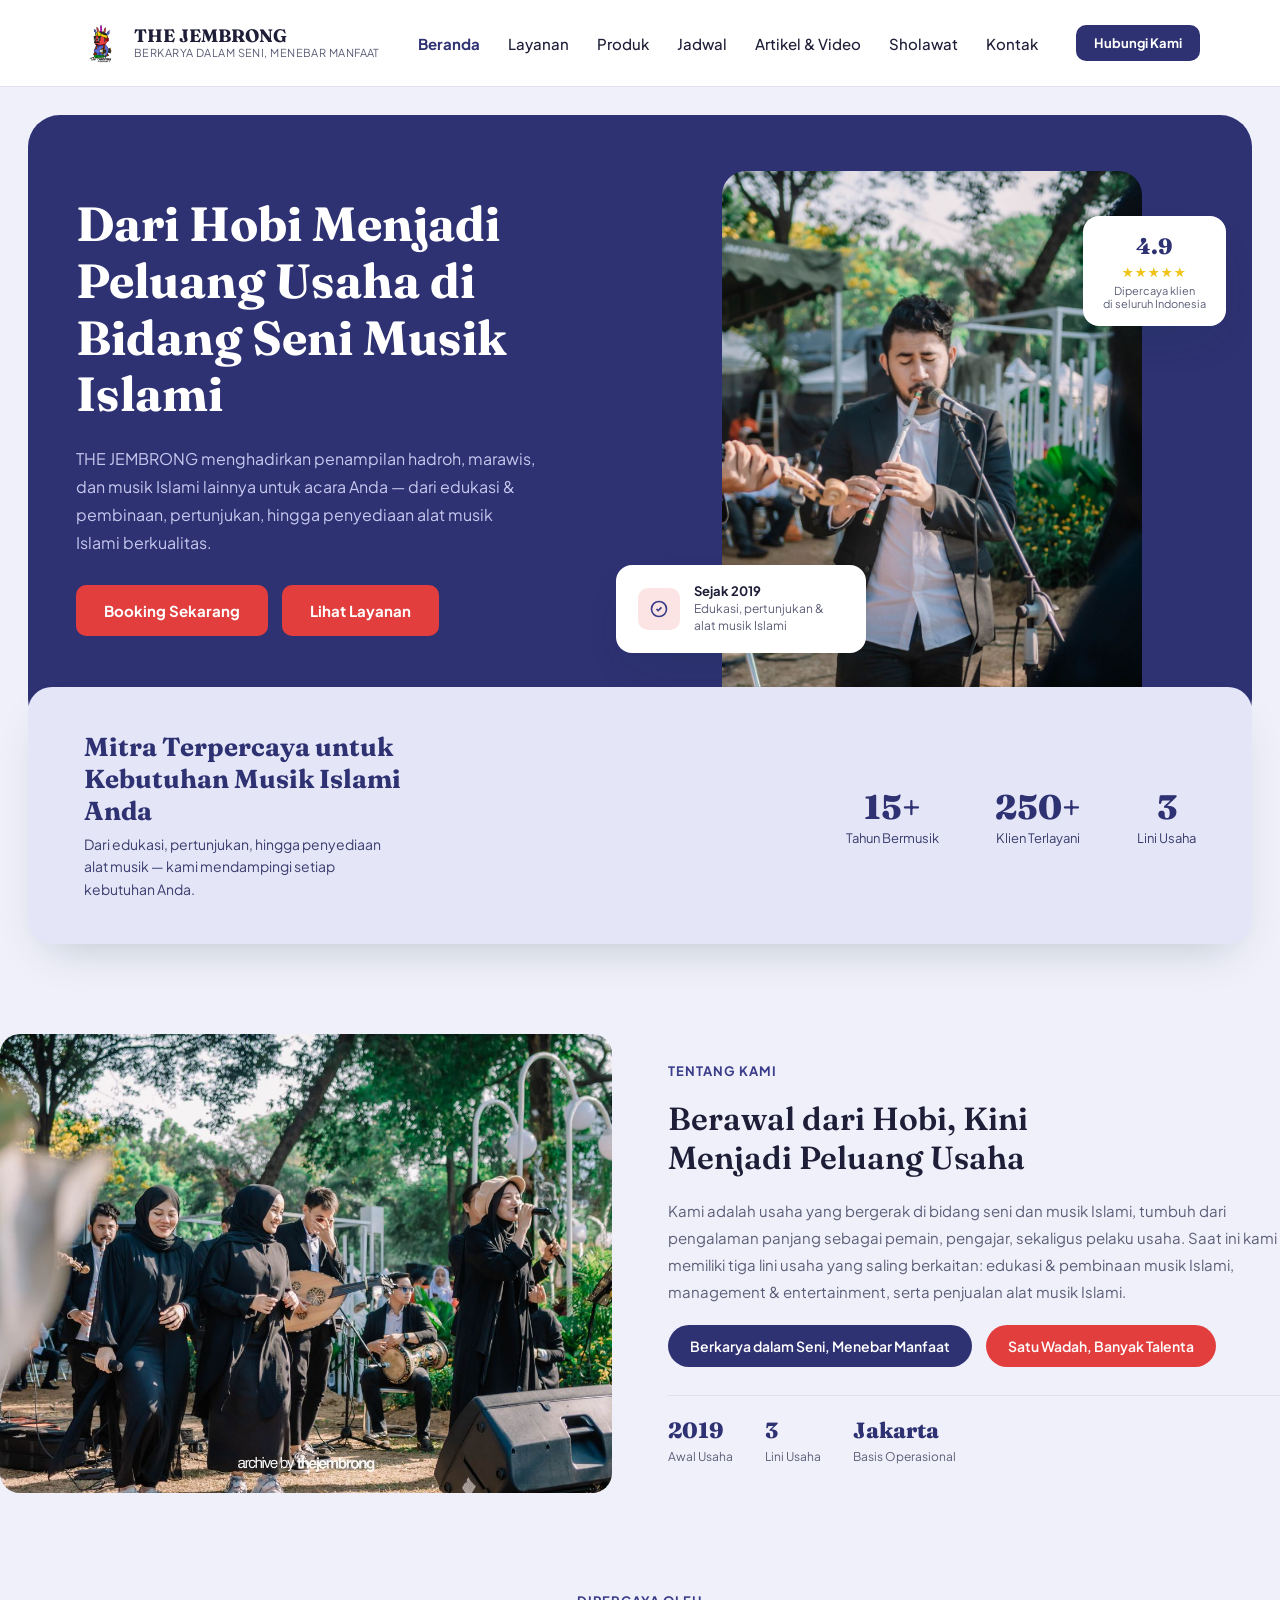
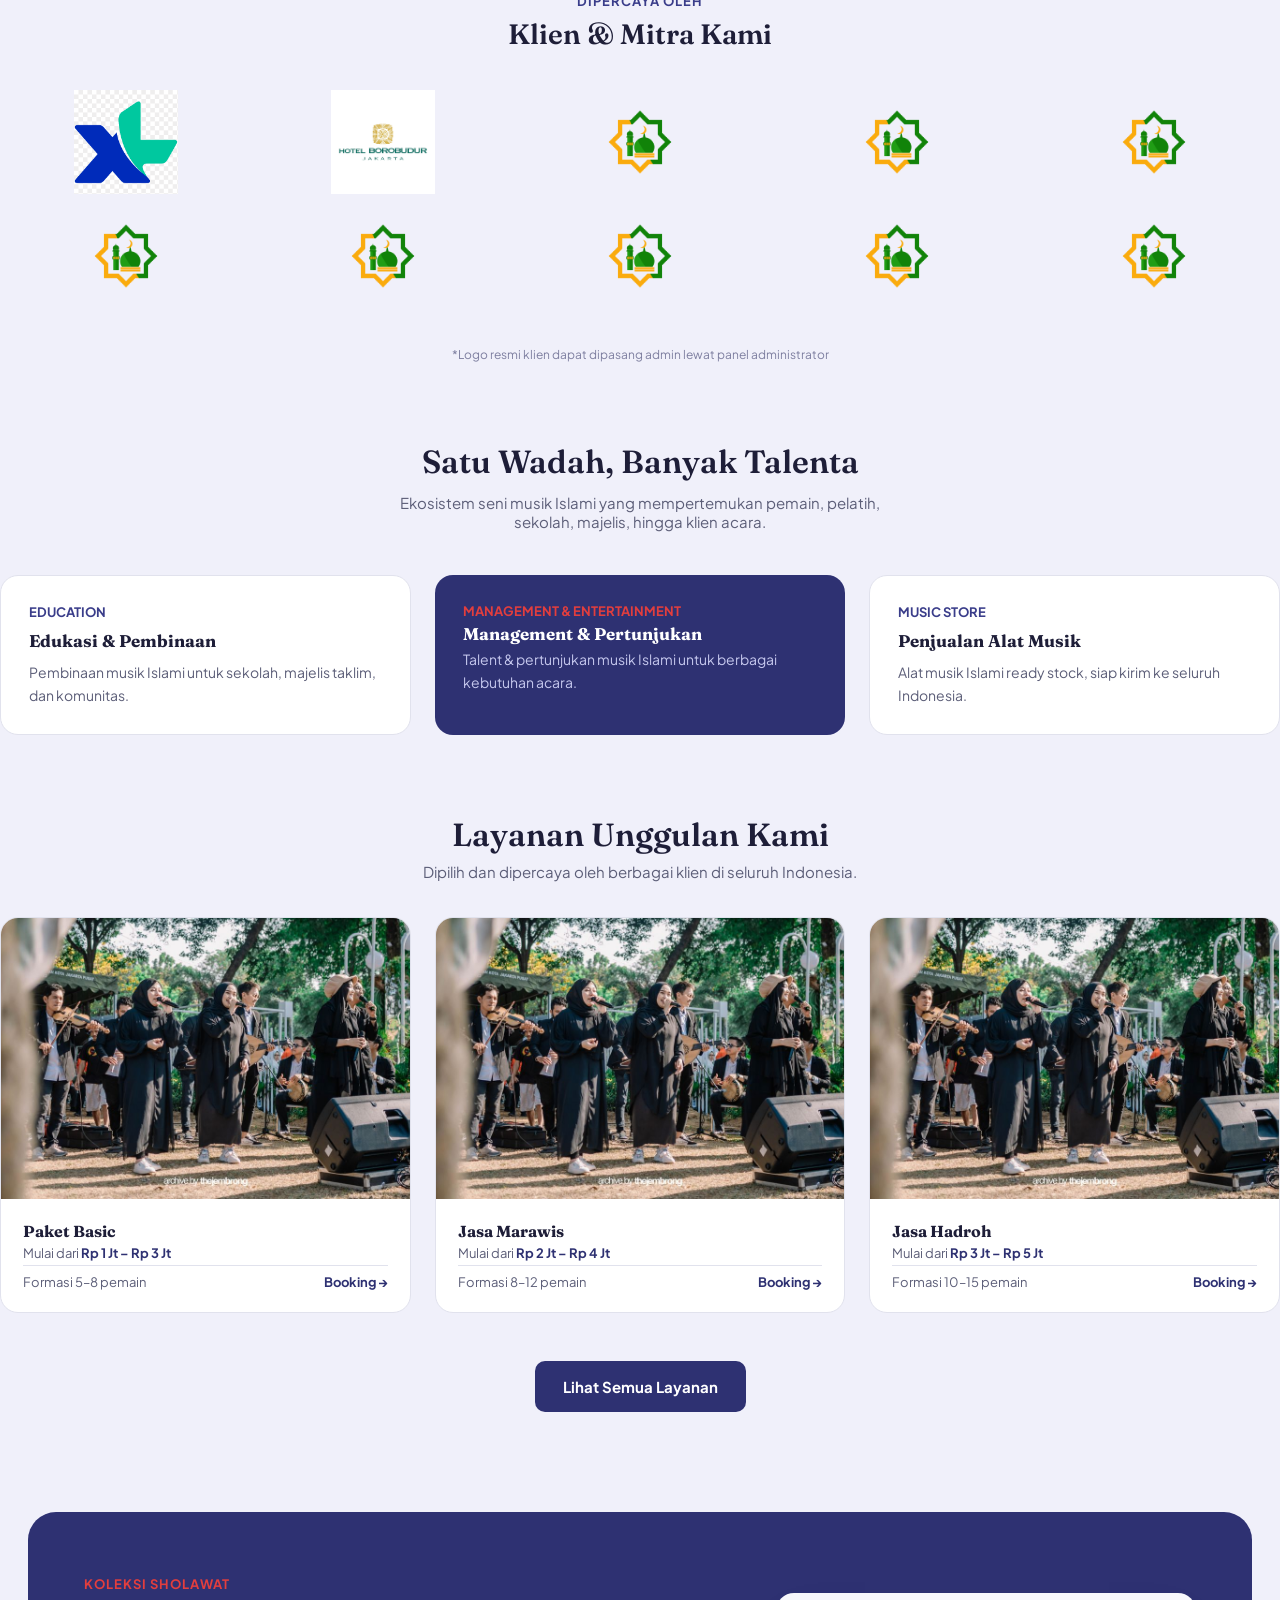
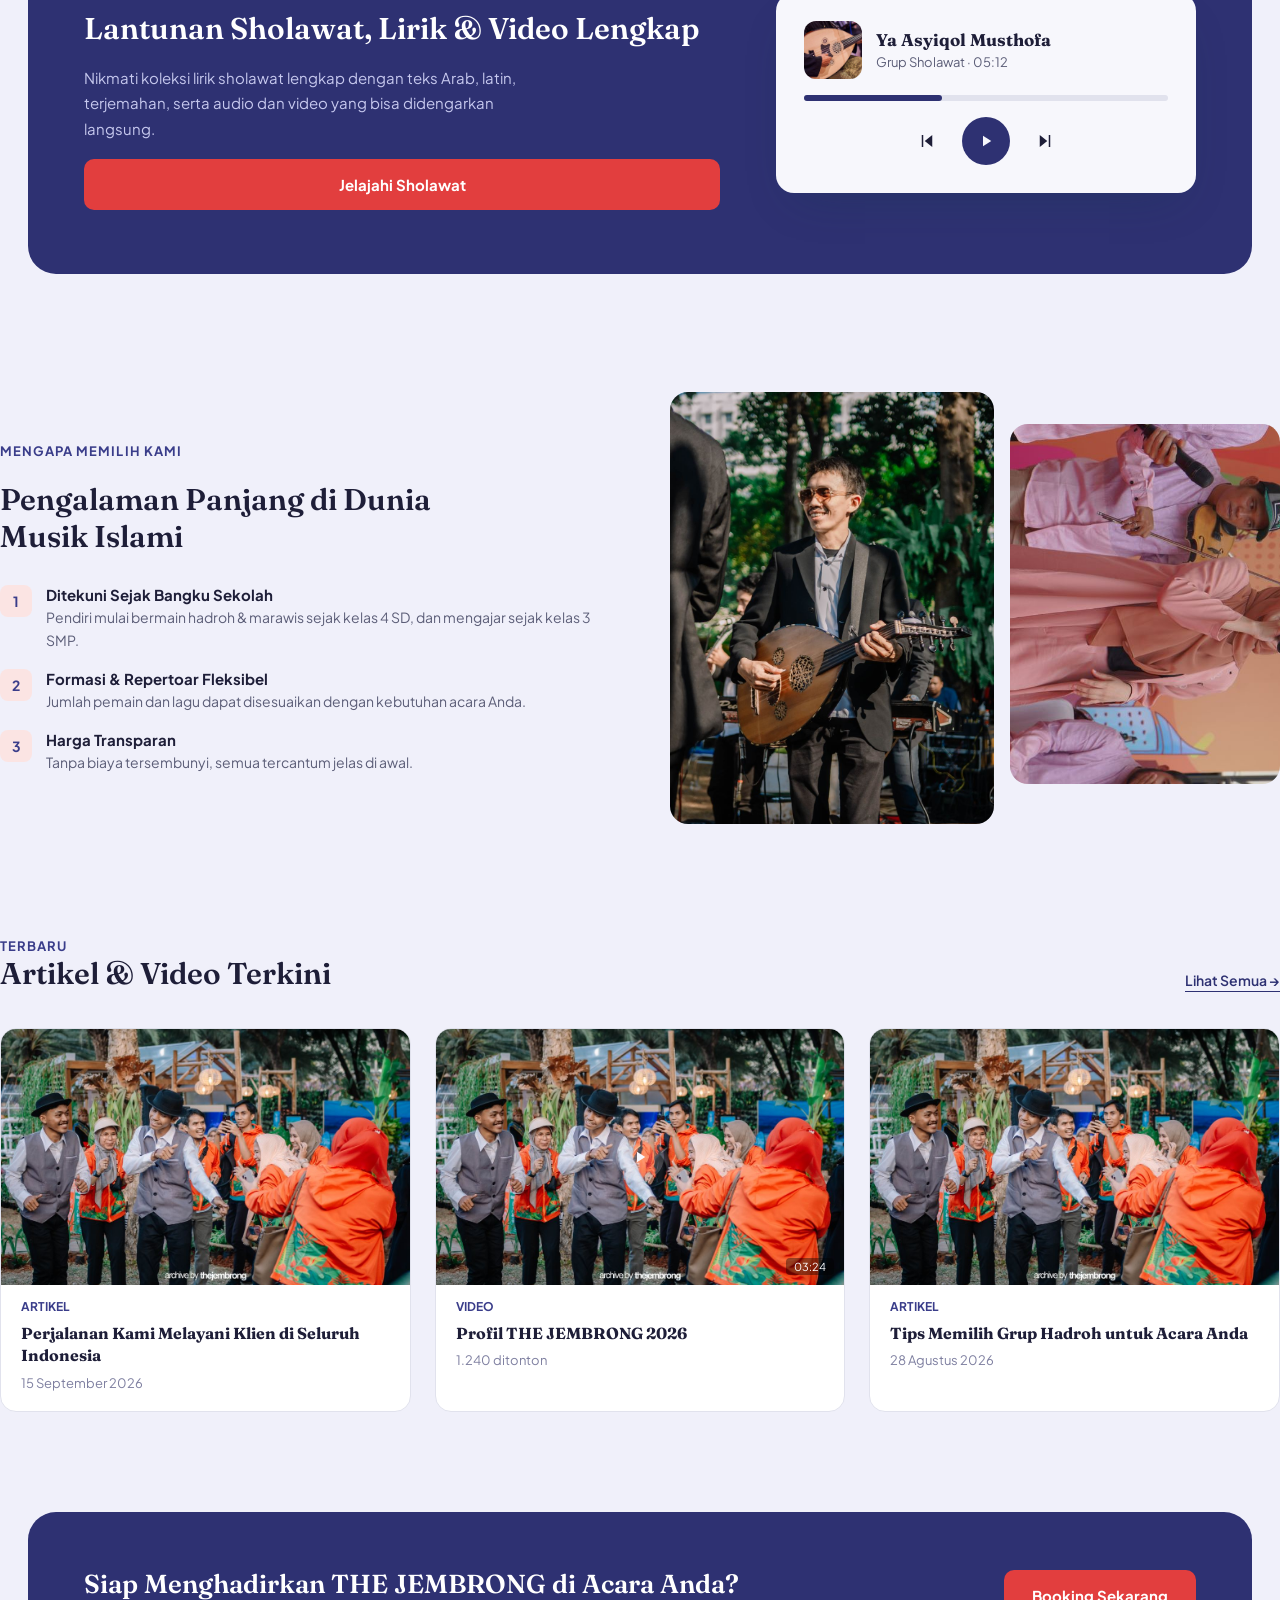
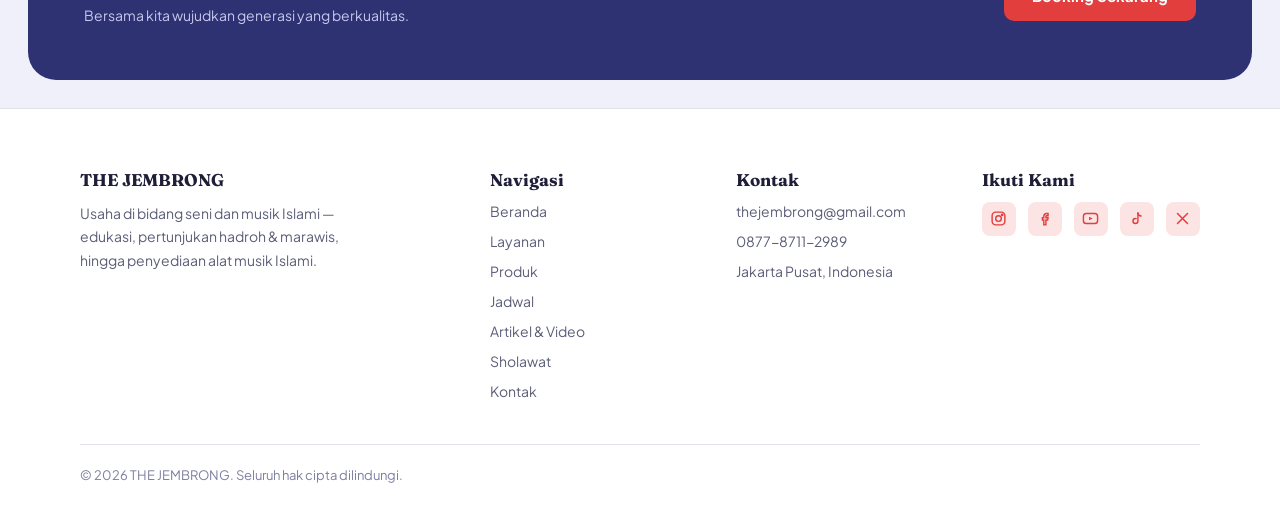
<file: bronx/index.html>
<!doctype html>
<html lang="id">
<head>
<meta charset="utf-8">
<meta name="viewport" content="width=device-width, initial-scale=1">
<title>THE JEMBRONG — Berkarya dalam Seni, Menebar Manfaat</title>
<link rel="stylesheet" href="https://fonts.googleapis.com/css2?family=Fraunces:opsz,wght@9..144,400;9..144,600;9..144,700;9..144,800&family=Plus+Jakarta+Sans:wght@400;500;600;700;800&display=swap">
<link rel="stylesheet" href="css/style.css">
<link rel="stylesheet" href="css/home.css">
</head>
<body style="display: flex; flex-direction: column; min-height: 100vh;">

<!-- ============ NAVBAR ============ -->
<header class="navbar">
  <div class="navbar-inner">
    <a href="index.html" class="navbar-brand">
      <span class="navbar-logo"><img src="assets/images/logo.jpg" alt="THE JEMBRONG"></span>
      <span class="navbar-name">
        <strong>THE JEMBRONG</strong>
        <span>BERKARYA DALAM SENI, MENEBAR MANFAAT</span>
      </span>
    </a>
    <nav class="navbar-links">
      <a href="index.html" class="active">Beranda</a>
      <a href="layanan.html">Layanan</a>
      <a href="produk.html">Produk</a>
      <a href="jadwal.html">Jadwal</a>
      <a href="artikel.html">Artikel &amp; Video</a>
      <a href="sholawat.html">Sholawat</a>
      <a href="kontak.html">Kontak</a>
    </nav>
    <div class="navbar-cta">
      <a href="kontak.html" class="btn btn-primary btn-sm">Hubungi Kami</a>
      <button class="navbar-toggle" aria-label="Buka menu" aria-expanded="false">
        <svg width="18" height="18" viewBox="0 0 24 24" fill="none" stroke="#1E1E38" stroke-width="2" stroke-linecap="round"><path d="M4 7h16M4 12h16M4 17h16"/></svg>
      </button>
    </div>
  </div>
  <nav class="navbar-mobile-menu">
    <a href="index.html" class="active">Beranda</a>
    <a href="layanan.html">Layanan</a>
    <a href="produk.html">Produk</a>
    <a href="jadwal.html">Jadwal</a>
    <a href="artikel.html">Artikel &amp; Video</a>
    <a href="sholawat.html">Sholawat</a>
    <a href="kontak.html">Kontak</a>
  </nav>
</header>

<main>

  <!-- ============ HERO ============ -->
  <section class="hero-wrap">
    <div class="hero">
      <div class="hero-inner">
        <div class="hero-text">
          <h1>Dari Hobi Menjadi Peluang Usaha di Bidang Seni Musik Islami</h1>
          <p>THE JEMBRONG menghadirkan penampilan hadroh, marawis, dan musik Islami lainnya untuk acara Anda &mdash; dari edukasi &amp; pembinaan, pertunjukan, hingga penyediaan alat musik Islami berkualitas.</p>
          <div class="hero-actions">
            <a href="form-booking.html" class="btn btn-accent">Booking Sekarang</a>
            <a href="layanan.html" class="btn btn-accent">Lihat Layanan</a>
          </div>
        </div>
        <div class="hero-media">
          <div class="hero-media-img"><img src="assets/images/hero.jpg" alt="Pemain musik THE JEMBRONG"></div>
          <div class="hero-badge rating card-shadow">
            <strong>4.9</strong>
            <span class="stars">&#9733;&#9733;&#9733;&#9733;&#9733;</span>
            <span class="caption">Dipercaya klien<br>di seluruh Indonesia</span>
          </div>
          <div class="hero-badge since card-shadow">
            <span class="icon">
              <svg width="20" height="20" viewBox="0 0 24 24" fill="none" stroke="#3A3D8A" stroke-width="2"><path d="M9 12l2 2 4-4"/><circle cx="12" cy="12" r="9"/></svg>
            </span>
            <span class="info">
              <strong>Sejak 2019</strong>
              <span>Edukasi, pertunjukan &amp; alat musik Islami</span>
            </span>
          </div>
        </div>
      </div>
    </div>
  </section>

  <!-- ============ STATS ============ -->
  <section class="stats-wrap">
    <div class="stats card-shadow">
      <div class="stats-copy">
        <h2>Mitra Terpercaya untuk Kebutuhan Musik Islami Anda</h2>
        <p>Dari edukasi, pertunjukan, hingga penyediaan alat musik &mdash; kami mendampingi setiap kebutuhan Anda.</p>
      </div>
      <div class="stats-numbers">
        <div class="stat-item"><strong>15+</strong><span>Tahun Bermusik</span></div>
        <div class="stat-item"><strong>250+</strong><span>Klien Terlayani</span></div>
        <div class="stat-item"><strong>3</strong><span>Lini Usaha</span></div>
      </div>
    </div>
  </section>

  <!-- ============ TENTANG KAMI ============ -->
  <section id="tentang-kami" class="container about">
    <div class="about-media"><img src="assets/images/tentang-kami.jpg" alt="Penampilan THE JEMBRONG"></div>
    <div class="about-copy">
      <span class="eyebrow">TENTANG KAMI</span>
      <h2>Berawal dari Hobi, Kini Menjadi Peluang Usaha</h2>
      <p>Kami adalah usaha yang bergerak di bidang seni dan musik Islami, tumbuh dari pengalaman panjang sebagai pemain, pengajar, sekaligus pelaku usaha. Saat ini kami memiliki tiga lini usaha yang saling berkaitan: edukasi &amp; pembinaan musik Islami, management &amp; entertainment, serta penjualan alat musik Islami.</p>
      <div class="about-tags">
        <span class="primary">Berkarya dalam Seni, Menebar Manfaat</span>
        <span class="accent">Satu Wadah, Banyak Talenta</span>
      </div>
      <div class="about-mini-stats">
        <div class="item"><strong>2019</strong><span>Awal Usaha</span></div>
        <div class="item"><strong>3</strong><span>Lini Usaha</span></div>
        <div class="item"><strong>Jakarta</strong><span>Basis Operasional</span></div>
      </div>
    </div>
  </section>

  <!-- ============ KLIEN & MITRA ============ -->
  <section class="container clients">
    <div class="clients-head">
      <span class="eyebrow">DIPERCAYA OLEH</span>
      <h2>Klien &amp; Mitra Kami</h2>
    </div>
    <div class="clients-grid">
      <div class="logo"><img src="assets/images/logo-xl.png" alt="XL Axiata"></div>
      <div class="logo"><img src="assets/images/logo-hotel-borobudur.png" alt="Hotel Borobudur Jakarta"></div>
      <div class="logo"><img src="assets/images/klien-icon.png" alt="Klien"></div>
      <div class="logo"><img src="assets/images/klien-icon.png" alt="Klien"></div>
      <div class="logo"><img src="assets/images/klien-icon.png" alt="Klien"></div>
      <div class="logo"><img src="assets/images/klien-icon.png" alt="Klien"></div>
      <div class="logo"><img src="assets/images/klien-icon.png" alt="Klien"></div>
      <div class="logo"><img src="assets/images/klien-icon.png" alt="Klien"></div>
      <div class="logo"><img src="assets/images/klien-icon.png" alt="Klien"></div>
      <div class="logo"><img src="assets/images/klien-icon.png" alt="Klien"></div>
    </div>
    <p class="clients-note">*Logo resmi klien dapat dipasang admin lewat panel administrator</p>
  </section>

  <!-- ============ 3 FITUR ============ -->
  <section class="container features">
    <div class="features-head">
      <h2>Satu Wadah, Banyak Talenta</h2>
      <p>Ekosistem seni musik Islami yang mempertemukan pemain, pelatih, sekolah, majelis, hingga klien acara.</p>
    </div>
    <div class="grid-3">
      <div class="feature-card light">
        <span class="label">EDUCATION</span>
        <h3>Edukasi &amp; Pembinaan</h3>
        <p>Pembinaan musik Islami untuk sekolah, majelis taklim, dan komunitas.</p>
      </div>
      <div class="feature-card dark">
        <span class="label">MANAGEMENT &amp; ENTERTAINMENT</span>
        <h3>Management &amp; Pertunjukan</h3>
        <p>Talent &amp; pertunjukan musik Islami untuk berbagai kebutuhan acara.</p>
      </div>
      <div class="feature-card light">
        <span class="label">MUSIC STORE</span>
        <h3>Penjualan Alat Musik</h3>
        <p>Alat musik Islami ready stock, siap kirim ke seluruh Indonesia.</p>
      </div>
    </div>
  </section>

  <!-- ============ LAYANAN UNGGULAN ============ -->
  <section class="container services">
    <div class="services-head">
      <h2>Layanan Unggulan Kami</h2>
      <p>Dipilih dan dipercaya oleh berbagai klien di seluruh Indonesia.</p>
    </div>
    <div class="grid-3">
      <a href="layanan.html" class="service-card">
        <img src="assets/images/layanan.jpg" alt="Layanan THE JEMBRONG">
        <div class="service-card-body">
          <h3>Paket Basic</h3>
          <span class="price">Mulai dari <strong>Rp 1 Jt &ndash; Rp 3 Jt</strong></span>
          <div class="service-card-foot">
            <span>Formasi 5&ndash;8 pemain</span>
            <span class="cta">Booking &rarr;</span>
          </div>
        </div>
      </a>
      <a href="layanan.html" class="service-card">
        <img src="assets/images/layanan.jpg" alt="Layanan THE JEMBRONG">
        <div class="service-card-body">
          <h3>Jasa Marawis</h3>
          <span class="price">Mulai dari <strong>Rp 2 Jt &ndash; Rp 4 Jt</strong></span>
          <div class="service-card-foot">
            <span>Formasi 8&ndash;12 pemain</span>
            <span class="cta">Booking &rarr;</span>
          </div>
        </div>
      </a>
      <a href="layanan.html" class="service-card">
        <img src="assets/images/layanan.jpg" alt="Layanan THE JEMBRONG">
        <div class="service-card-body">
          <h3>Jasa Hadroh</h3>
          <span class="price">Mulai dari <strong>Rp 3 Jt &ndash; Rp 5 Jt</strong></span>
          <div class="service-card-foot">
            <span>Formasi 10&ndash;15 pemain</span>
            <span class="cta">Booking &rarr;</span>
          </div>
        </div>
      </a>
    </div>
    <a href="layanan.html" class="btn btn-primary services-more">Lihat Semua Layanan</a>
  </section>

  <!-- ============ SHOLAWAT HIGHLIGHT ============ -->
  <section class="sholawat-wrap">
    <div class="sholawat">
      <div class="sholawat-copy">
        <span class="label">KOLEKSI SHOLAWAT</span>
        <h2>Lantunan Sholawat, Lirik &amp; Video Lengkap</h2>
        <p>Nikmati koleksi lirik sholawat lengkap dengan teks Arab, latin, terjemahan, serta audio dan video yang bisa didengarkan langsung.</p>
        <a href="sholawat.html" class="btn btn-accent">Jelajahi Sholawat</a>
      </div>
      <div class="sholawat-player card-shadow">
        <div class="track">
          <div class="cover"><img src="assets/images/sholawat.jpg" alt="Sholawat THE JEMBRONG"></div>
          <div class="meta">
            <strong>Ya Asyiqol Musthofa</strong>
            <span>Grup Sholawat &middot; 05:12</span>
          </div>
        </div>
        <div class="progress"><div class="progress-fill"></div></div>
        <div class="controls">
          <svg width="18" height="18" viewBox="0 0 24 24" fill="#1E1E38"><path d="M19 20L9 12l10-8v16zM7 4v16H5V4h2z"/></svg>
          <div class="play-btn"><svg width="18" height="18" viewBox="0 0 24 24" fill="#F7F7FC"><path d="M8 5v14l11-7z"/></svg></div>
          <svg width="18" height="18" viewBox="0 0 24 24" fill="#1E1E38"><path d="M5 4l10 8-10 8V4zm12 0v16h2V4h-2z"/></svg>
        </div>
      </div>
    </div>
  </section>

  <!-- ============ MENGAPA MEMILIH KAMI ============ -->
  <section class="container why">
    <div class="why-copy">
      <span class="eyebrow">MENGAPA MEMILIH KAMI</span>
      <h2>Pengalaman Panjang di Dunia Musik Islami</h2>
      <div class="why-list">
        <div class="why-item">
          <span class="num">1</span>
          <div>
            <strong>Ditekuni Sejak Bangku Sekolah</strong>
            <p>Pendiri mulai bermain hadroh &amp; marawis sejak kelas 4 SD, dan mengajar sejak kelas 3 SMP.</p>
          </div>
        </div>
        <div class="why-item">
          <span class="num">2</span>
          <div>
            <strong>Formasi &amp; Repertoar Fleksibel</strong>
            <p>Jumlah pemain dan lagu dapat disesuaikan dengan kebutuhan acara Anda.</p>
          </div>
        </div>
        <div class="why-item">
          <span class="num">3</span>
          <div>
            <strong>Harga Transparan</strong>
            <p>Tanpa biaya tersembunyi, semua tercantum jelas di awal.</p>
          </div>
        </div>
      </div>
    </div>
    <div class="why-media offset-wrap">
      <img src="assets/images/mengapa-1.jpg" alt="Pemain oud THE JEMBRONG">
      <img class="offset" src="assets/images/mengapa-2.jpg" alt="Vokalis THE JEMBRONG tampil di panggung">
    </div>
  </section>

  <!-- ============ ARTIKEL & VIDEO TERKINI ============ -->
  <section class="container latest">
    <div class="latest-head">
      <div>
        <span class="eyebrow">TERBARU</span>
        <h2>Artikel &amp; Video Terkini</h2>
      </div>
      <a href="artikel.html" class="view-all">Lihat Semua &rarr;</a>
    </div>
    <div class="grid-3">
      <a href="artikel-detail.html" class="post-card">
        <div class="thumb"><img src="assets/images/artikel-video.jpg" alt="THE JEMBRONG"></div>
        <div class="post-card-body">
          <span class="label">ARTIKEL</span>
          <h3>Perjalanan Kami Melayani Klien di Seluruh Indonesia</h3>
          <span class="meta">15 September 2026</span>
        </div>
      </a>
      <a href="video-detail.html" class="post-card">
        <div class="thumb">
          <img src="assets/images/artikel-video.jpg" alt="THE JEMBRONG">
          <div class="play"><svg width="18" height="18" viewBox="0 0 24 24" fill="#F7F7FC"><path d="M8 5v14l11-7z"/></svg></div>
          <span class="duration">03:24</span>
        </div>
        <div class="post-card-body">
          <span class="label">VIDEO</span>
          <h3>Profil THE JEMBRONG 2026</h3>
          <span class="meta">1.240 ditonton</span>
        </div>
      </a>
      <a href="artikel-detail.html" class="post-card">
        <div class="thumb"><img src="assets/images/artikel-video.jpg" alt="THE JEMBRONG"></div>
        <div class="post-card-body">
          <span class="label">ARTIKEL</span>
          <h3>Tips Memilih Grup Hadroh untuk Acara Anda</h3>
          <span class="meta">28 Agustus 2026</span>
        </div>
      </a>
    </div>
  </section>

  <!-- ============ CTA BANNER ============ -->
  <section class="cta-wrap">
    <div class="cta-banner">
      <div class="cta-banner-copy">
        <h2>Siap Menghadirkan THE JEMBRONG di Acara Anda?</h2>
        <p>Bersama kita wujudkan generasi yang berkualitas.</p>
      </div>
      <a href="form-booking.html" class="btn btn-accent">Booking Sekarang</a>
    </div>
  </section>

</main>

<!-- ============ FOOTER ============ -->
<footer class="footer">
  <div class="container">
    <div class="footer-grid">
      <div class="footer-col">
        <strong>THE JEMBRONG</strong>
        <p>Usaha di bidang seni dan musik Islami &mdash; edukasi, pertunjukan hadroh &amp; marawis, hingga penyediaan alat musik Islami.</p>
      </div>
      <div class="footer-col">
        <strong>Navigasi</strong>
        <a href="index.html">Beranda</a>
        <a href="layanan.html">Layanan</a>
        <a href="produk.html">Produk</a>
        <a href="jadwal.html">Jadwal</a>
        <a href="artikel.html">Artikel &amp; Video</a>
        <a href="sholawat.html">Sholawat</a>
        <a href="kontak.html">Kontak</a>
      </div>
      <div class="footer-col">
        <strong>Kontak</strong>
        <span>thejembrong@gmail.com</span>
        <span>0877-8711-2989</span>
        <span>Jakarta Pusat, Indonesia</span>
      </div>
      <div class="footer-col">
        <strong>Ikuti Kami</strong>
        <div class="footer-social">
          <a href="#" aria-label="Instagram"><svg width="17" height="17" viewBox="0 0 24 24" fill="none" stroke="#E23E3E" stroke-width="2"><rect x="3" y="3" width="18" height="18" rx="5"/><circle cx="12" cy="12" r="4"/><circle cx="17.2" cy="6.8" r="1"/></svg></a>
          <a href="#" aria-label="Facebook"><svg width="17" height="17" viewBox="0 0 24 24" fill="none" stroke="#E23E3E" stroke-width="2"><path d="M15 8h2V5h-2a4 4 0 00-4 4v2H9v3h2v7h3v-7h2.5l.5-3H14V9a1 1 0 011-1z"/></svg></a>
          <a href="#" aria-label="YouTube"><svg width="17" height="17" viewBox="0 0 24 24" fill="none" stroke="#E23E3E" stroke-width="2"><rect x="2" y="5" width="20" height="14" rx="4"/><path d="M10 9.5l5 2.5-5 2.5v-5z" fill="#E23E3E" stroke="none"/></svg></a>
          <a href="#" aria-label="TikTok"><svg width="17" height="17" viewBox="0 0 24 24" fill="none" stroke="#E23E3E" stroke-width="2" stroke-linecap="round" stroke-linejoin="round"><path d="M14 4v11.5a3.5 3.5 0 11-3.5-3.5c.35 0 .68.04 1 .12"/><path d="M14 4a4.5 4.5 0 004.5 4.5"/></svg></a>
          <a href="#" aria-label="X"><svg width="15" height="15" viewBox="0 0 24 24" fill="none" stroke="#E23E3E" stroke-width="2.4" stroke-linecap="round"><path d="M4 4l16 16M20 4L4 20"/></svg></a>
        </div>
      </div>
    </div>
    <div class="footer-bottom">&copy; 2026 THE JEMBRONG. Seluruh hak cipta dilindungi.</div>
  </div>
</footer>

<script src="js/main.js"></script>
</body>
</html>
</file>
<file: bronx/css/style.css>
/* ===================================================================
   THE JEMBRONG — style.css
   Dipakai di semua halaman publik. Variabel warna ada di :root.
   =================================================================== */

:root {
  --color-primary: #2E3172;
  --color-primary-hover: #1F2150;
  --color-primary-light: #E4E6F7;
  --color-accent: #E23E3E;
  --color-accent-light: #FBE4E3;
  --color-gold: #F0C41A;
  --color-text: #1E1E38;
  --color-text-muted: #5C5E78;
  --color-text-faint: #7E7FA0;
  --color-border: #E1E2ED;
  --color-bg: #F0F0FA;
  --color-white: #FFFFFF;
  --radius-sm: 10px;
  --radius-md: 16px;
  --radius-lg: 24px;
  --container-max: 1440px;
}

* { box-sizing: border-box; }

body {
  margin: 0;
  font-family: 'Plus Jakarta Sans', sans-serif;
  background: var(--color-bg);
  color: var(--color-text);
  -webkit-font-smoothing: antialiased;
}

h1, h2, h3 { font-family: 'Fraunces', serif; margin: 0; }
p { margin: 0; }
a { text-decoration: none; color: inherit; }
img { max-width: 100%; display: block; }
ul { margin: 0; padding: 0; list-style: none; }

.container {
  width: 100%;
  max-width: var(--container-max);
  margin: 0 auto;
  padding: 0 80px;
  box-sizing: border-box;
}

/* ---------- Buttons ---------- */
.btn {
  display: inline-flex;
  align-items: center;
  justify-content: center;
  gap: 8px;
  padding: 16px 28px;
  border-radius: var(--radius-sm);
  font-size: 15px;
  font-weight: 700;
  border: none;
  cursor: pointer;
  transition: background 0.15s ease;
}
.btn-primary { background: var(--color-primary); color: var(--color-white); }
.btn-primary:hover { background: var(--color-primary-hover); }
.btn-accent { background: var(--color-accent); color: var(--color-white); }
.btn-accent:hover { opacity: 0.9; }
.btn-outline { background: transparent; border: 1.5px solid var(--color-border); color: var(--color-text); }
.btn-block { width: 100%; }
.btn-sm { padding: 10px 18px; font-size: 13px; }

/* ===================================================================
   NAVBAR
   =================================================================== */
.navbar {
  width: 100%;
  background: var(--color-white);
  border-bottom: 1px solid var(--color-border);
  position: sticky;
  top: 0;
  z-index: 100;
}
.navbar-inner {
  display: flex;
  align-items: center;
  justify-content: space-between;
  padding: 22px 80px;
}
.navbar-brand { display: flex; align-items: center; gap: 12px; }
.navbar-logo { width: 42px; height: 42px; border-radius: 10px; overflow: hidden; flex-shrink: 0; }
.navbar-logo img { width: 100%; height: 100%; object-fit: cover; }
.navbar-name { display: flex; flex-direction: column; line-height: 1.15; }
.navbar-name strong { font-family: 'Fraunces', serif; font-size: 18px; font-weight: 700; }
.navbar-name span { font-size: 11px; color: var(--color-text-muted); letter-spacing: 0.04em; }

.navbar-links { display: flex; align-items: center; gap: 28px; }
.navbar-links a { font-size: 15px; font-weight: 500; color: var(--color-text); }
.navbar-links a:hover, .navbar-links a.active { color: var(--color-primary); font-weight: 700; }

.navbar-cta { display: flex; align-items: center; gap: 12px; }
.navbar-toggle {
  display: none;
  width: 38px; height: 38px;
  border-radius: 8px;
  border: 1px solid var(--color-border);
  background: var(--color-white);
  align-items: center; justify-content: center;
  cursor: pointer;
}
.navbar-mobile-menu {
  display: none;
  flex-direction: column;
  padding: 6px 20px 14px;
  border-top: 1px solid var(--color-border);
}
.navbar-mobile-menu a {
  padding: 12px 0;
  font-size: 14px;
  color: var(--color-text);
  border-top: 1px solid #F0F0FA;
}
.navbar-mobile-menu a:first-child { border-top: none; }
.navbar-mobile-menu a.active { color: var(--color-primary); font-weight: 700; }
.navbar-mobile-menu.open { display: flex; }

/* ===================================================================
   PAGE HEADER (halaman non-beranda)
   =================================================================== */
.page-header {
  background: var(--color-primary);
  padding: 64px 0;
  text-align: center;
  color: var(--color-white);
}
.page-header h1 { font-size: 38px; font-weight: 700; margin-bottom: 10px; }
.page-header p { font-size: 15px; color: #C6C8EE; max-width: 520px; margin: 0 auto; }

/* ===================================================================
   FOOTER
   =================================================================== */
.footer {
  background: var(--color-white);
  border-top: 1px solid var(--color-border);
  padding: 60px 0 32px;
  margin-top: auto;
}
.footer-grid {
  display: grid;
  grid-template-columns: 1.8fr 1fr 1fr 1fr;
  gap: 40px;
  margin-bottom: 44px;
}
.footer-col { display: flex; flex-direction: column; gap: 12px; }
.footer-col strong { font-family: 'Fraunces', serif; font-size: 17px; font-weight: 700; }
.footer-col p { font-size: 14px; line-height: 1.7; color: var(--color-text-muted); max-width: 300px; }
.footer-col a, .footer-col span { font-size: 14px; color: var(--color-text-muted); }
.footer-social { display: flex; gap: 12px; }
.footer-social a {
  width: 34px; height: 34px; border-radius: 8px;
  background: var(--color-accent-light);
  display: flex; align-items: center; justify-content: center;
}
.footer-bottom {
  border-top: 1px solid var(--color-border);
  padding-top: 22px;
  font-size: 13px;
  color: var(--color-text-faint);
}

/* ===================================================================
   UTILITIES
   =================================================================== */
.grid-3 { display: grid; grid-template-columns: repeat(3, minmax(0,1fr)); gap: 24px; }
.grid-2 { display: grid; grid-template-columns: repeat(2, minmax(0,1fr)); gap: 24px; }
.card { background: var(--color-white); border: 1px solid var(--color-border); border-radius: var(--radius-md); }
.section { padding: 60px 0; }
.eyebrow { color: #3A3D8A; font-weight: 700; font-size: 13px; letter-spacing: 0.08em; }
.text-center { text-align: center; }

/* ===================================================================
   RESPONSIVE
   Breakpoint: 1024px (tablet besar) → 900px (navbar jadi hamburger)
   → 680px (mobile) → 400px (HP kecil / iPhone SE)
   =================================================================== */

/* ---------- Tablet besar: rapatkan padding, grid 3→2 kolom ---------- */
@media (max-width: 1024px) {
  .container { padding: 0 32px; }

  .grid-3 { grid-template-columns: repeat(2, minmax(0,1fr)); }
  .footer-grid { grid-template-columns: 1.4fr 1fr 1fr; }
}

/* ---------- Navbar beralih ke hamburger lebih dulu dari layout lain,
   karena 7 menu teks sudah sempit di lebar ini ---------- */
@media (max-width: 900px) {
  .navbar-links { display: none; }
  .navbar-toggle { display: flex; }
  .navbar-inner { padding: 16px 24px; }
  .navbar-cta .btn:not(.navbar-toggle) { padding: 10px 16px; font-size: 13px; }
}

/* ---------- Mobile: semua stack 1 kolom ---------- */
@media (max-width: 680px) {
  .container { padding: 0 20px; }
  .navbar-inner { padding: 14px 16px; }
  .navbar-name span { display: none; }

  .page-header { padding: 44px 0; }
  .page-header h1 { font-size: 26px; }
  .page-header p { padding: 0 20px; }

  .grid-3, .grid-2 { grid-template-columns: 1fr; gap: 16px; }

  .footer-grid { grid-template-columns: 1fr; gap: 28px; }
  .footer { padding: 36px 0 28px; }
  .footer-col p { max-width: none; }

  .section { padding: 32px 0; }
  .btn { padding: 14px 22px; font-size: 14px; }
}

/* ---------- HP kecil (iPhone SE dan sejenisnya) ---------- */
@media (max-width: 400px) {
  .container { padding: 0 16px; }
  .navbar-inner { padding: 12px 14px; }
  .navbar-logo { width: 36px; height: 36px; }
  .navbar-name strong { font-size: 15px; }
  .navbar-cta { gap: 8px; }
  .navbar-cta .btn:not(.navbar-toggle) { padding: 8px 12px; font-size: 12px; }
  .navbar-toggle { width: 34px; height: 34px; }

  .page-header h1 { font-size: 22px; }
}
</file>
<file: bronx/css/home.css>
/* ===================================================================
   THE JEMBRONG — home.css (khusus index.html)
   =================================================================== */

.card-shadow { box-shadow: 0 20px 45px -20px rgba(11,61,62,0.25); }

/* ---------- HERO ---------- */
.hero-wrap { padding: 28px 28px 0; }
.hero {
  max-width: var(--container-max);
  margin: 0 auto;
  border-radius: 32px;
  background: var(--color-primary);
  overflow: hidden;
}
.hero-inner {
  padding: 56px 48px 0;
  display: flex;
  align-items: center;
  gap: 40px;
}
.hero-text { flex: 1; display: flex; flex-direction: column; gap: 22px; padding-bottom: 70px; }
.hero-text h1 { font-size: 48px; line-height: 1.18; font-weight: 700; color: var(--color-white); max-width: 540px; }
.hero-text p { font-size: 16px; line-height: 1.75; color: #C6C8EE; max-width: 460px; }
.hero-actions { display: flex; gap: 14px; margin-top: 6px; }

.hero-media { flex: 1; position: relative; display: flex; align-items: flex-end; justify-content: center; }
.hero-media-img { width: 100%; max-width: 420px; aspect-ratio: 3/4; border-radius: 24px 24px 0 0; overflow: hidden; }
.hero-media-img img { width: 100%; height: 100%; object-fit: cover; }

.hero-badge {
  position: absolute;
  background: var(--color-white);
  border-radius: 16px;
  padding: 16px 20px;
  display: flex;
  flex-direction: column;
  gap: 4px;
  align-items: center;
}
.hero-badge.rating { top: 8%; right: -4%; }
.hero-badge.rating strong { font-family: 'Fraunces', serif; font-size: 22px; font-weight: 800; color: var(--color-primary); }
.hero-badge.rating .stars { color: var(--color-gold); font-size: 13px; letter-spacing: 2px; }
.hero-badge.rating span.caption { font-size: 11px; color: var(--color-text-muted); text-align: center; }

.hero-badge.since {
  bottom: 14%; left: -8%;
  flex-direction: row;
  align-items: center;
  gap: 14px;
  max-width: 250px;
  padding: 18px 22px;
}
.hero-badge.since .icon {
  width: 42px; height: 42px; border-radius: 10px;
  background: var(--color-accent-light);
  display: flex; align-items: center; justify-content: center;
  flex-shrink: 0;
}
.hero-badge.since .info { display: flex; flex-direction: column; gap: 2px; text-align: left; }
.hero-badge.since .info strong { font-size: 13px; font-weight: 700; color: var(--color-text); }
.hero-badge.since .info span { font-size: 12px; color: var(--color-text-muted); line-height: 1.4; }

/* ---------- STATS BAND ---------- */
.stats-wrap { padding: 0 28px; margin-top: -44px; position: relative; z-index: 2; }
.stats {
  max-width: var(--container-max);
  margin: 0 auto;
  border-radius: 24px;
  background: var(--color-primary-light);
  padding: 44px 56px;
  display: flex;
  align-items: center;
  justify-content: space-between;
  gap: 32px;
}
.stats-copy { display: flex; flex-direction: column; gap: 6px; max-width: 320px; }
.stats-copy h2 { font-size: 26px; font-weight: 700; color: var(--color-primary); }
.stats-copy p { font-size: 14px; color: #3A3D6E; line-height: 1.6; }
.stats-numbers { display: flex; gap: 56px; }
.stat-item { display: flex; flex-direction: column; gap: 2px; align-items: center; }
.stat-item strong { font-family: 'Fraunces', serif; font-size: 34px; font-weight: 800; color: var(--color-primary); }
.stat-item span { font-size: 13px; color: #3A3D6E; }

/* ---------- TENTANG KAMI ---------- */
.about { padding: 90px 0 20px; display: flex; gap: 56px; align-items: center; }
.about-media { flex: 1; }
.about-media img { width: 100%; aspect-ratio: 4/3; object-fit: cover; border-radius: 20px; }
.about-copy { flex: 1; display: flex; flex-direction: column; gap: 20px; }
.about-copy h2 { font-size: 32px; font-weight: 600; max-width: 480px; }
.about-copy p { color: var(--color-text-muted); font-size: 15px; line-height: 1.8; }
.about-tags { display: flex; gap: 14px; flex-wrap: wrap; }
.about-tags span { padding: 12px 22px; border-radius: 100px; font-size: 14px; font-weight: 600; }
.about-tags span.primary { background: var(--color-primary); color: var(--color-white); }
.about-tags span.accent { background: var(--color-accent); color: var(--color-white); }
.about-mini-stats { display: flex; gap: 32px; margin-top: 8px; padding-top: 20px; border-top: 1px solid var(--color-border); }
.about-mini-stats .item strong { font-family: 'Fraunces', serif; font-size: 22px; font-weight: 800; color: var(--color-primary); display: block; }
.about-mini-stats .item span { font-size: 12px; color: var(--color-text-muted); }

/* ---------- KLIEN & MITRA ---------- */
.clients { padding: 80px 0 20px; display: flex; flex-direction: column; gap: 36px; align-items: center; }
.clients-head { display: flex; flex-direction: column; gap: 8px; align-items: center; text-align: center; }
.clients-head h2 { font-size: 28px; font-weight: 600; }
.clients-grid { width: 100%; display: grid; grid-template-columns: repeat(5, minmax(0,1fr)); gap: 4px; }
.clients-grid .logo { display: flex; align-items: center; justify-content: center; height: 110px; }
.clients-grid .logo img { width: 104px; height: auto; object-fit: contain; }
.clients-note { color: var(--color-text-faint); font-size: 12px; text-align: center; margin: 0; }

/* ---------- 3 FITUR ---------- */
.features { padding: 60px 0 20px; display: flex; flex-direction: column; gap: 44px; align-items: center; }
.features-head { display: flex; flex-direction: column; gap: 12px; align-items: center; text-align: center; }
.features-head h2 { font-size: 32px; font-weight: 600; max-width: 560px; }
.features-head p { color: var(--color-text-muted); max-width: 480px; font-size: 15px; }
.feature-card { border-radius: 18px; padding: 28px; display: flex; flex-direction: column; gap: 10px; }
.feature-card.light { background: var(--color-white); border: 1px solid var(--color-border); }
.feature-card.dark { background: var(--color-primary); gap: 4px; }
.feature-card .label { font-size: 13px; font-weight: 700; }
.feature-card.light .label { color: #3A3D8A; }
.feature-card.dark .label { color: var(--color-accent); }
.feature-card h3 { font-size: 17px; font-weight: 700; }
.feature-card.dark h3 { color: var(--color-white); }
.feature-card p { font-size: 14px; line-height: 1.6; }
.feature-card.light p { color: var(--color-text-muted); }
.feature-card.dark p { color: #C6C8EE; }

/* ---------- GRID LAYANAN ---------- */
.services { padding: 60px 0 100px; display: flex; flex-direction: column; gap: 36px; }
.services-head { display: flex; flex-direction: column; gap: 8px; align-items: center; text-align: center; }
.services-head h2 { font-size: 32px; font-weight: 600; }
.services-head p { color: var(--color-text-muted); font-size: 15px; }
.service-card { display: flex; flex-direction: column; border-radius: 18px; overflow: hidden; background: var(--color-white); border: 1px solid var(--color-border); }
.service-card img { width: 100%; aspect-ratio: 16/11; object-fit: cover; }
.service-card-body { padding: 22px; display: flex; flex-direction: column; gap: 4px; }
.service-card-body h3 { font-size: 16px; font-weight: 700; }
.service-card-body .price { font-size: 13px; color: var(--color-text-muted); }
.service-card-body .price strong { color: var(--color-primary); }
.service-card-foot {
  display: flex; align-items: center; justify-content: space-between;
  padding-top: 8px; border-top: 1px solid var(--color-border);
  font-size: 13px; color: var(--color-text-muted);
}
.service-card-foot .cta { color: var(--color-primary); font-weight: 700; }
.services-more { align-self: center; margin-top: 12px; }

/* ---------- SHOLAWAT HIGHLIGHT ---------- */
.sholawat-wrap { padding: 0 28px 28px; }
.sholawat {
  max-width: var(--container-max);
  margin: 0 auto;
  border-radius: 28px;
  background: var(--color-primary);
  padding: 64px 56px;
  display: flex;
  gap: 56px;
  align-items: center;
}
.sholawat-copy { flex: 1; display: flex; flex-direction: column; gap: 18px; }
.sholawat-copy .label { color: var(--color-accent); font-weight: 700; font-size: 13px; letter-spacing: 0.08em; }
.sholawat-copy h2 { font-size: 30px; font-weight: 600; color: var(--color-white); }
.sholawat-copy p { color: #C6C8EE; font-size: 15px; line-height: 1.7; max-width: 440px; }
.sholawat-player {
  flex: 1; max-width: 420px;
  background: #F7F7FC;
  border-radius: 18px; padding: 28px;
  display: flex; flex-direction: column; gap: 16px;
}
.sholawat-player .track { display: flex; gap: 14px; align-items: center; }
.sholawat-player .cover { width: 58px; height: 58px; border-radius: 12px; overflow: hidden; flex-shrink: 0; }
.sholawat-player .cover img { width: 100%; height: 100%; object-fit: cover; }
.sholawat-player .meta strong { font-family: 'Fraunces', serif; font-weight: 700; font-size: 17px; display: block; }
.sholawat-player .meta span { font-size: 13px; color: var(--color-text-muted); }
.sholawat-player .progress { width: 100%; height: 6px; border-radius: 100px; background: var(--color-border); position: relative; }
.sholawat-player .progress-fill { width: 38%; height: 100%; border-radius: 100px; background: var(--color-primary); }
.sholawat-player .controls { display: flex; align-items: center; justify-content: center; gap: 26px; }
.sholawat-player .play-btn { width: 48px; height: 48px; border-radius: 50%; background: var(--color-primary); display: flex; align-items: center; justify-content: center; }

/* ---------- MENGAPA MEMILIH KAMI ---------- */
.why { padding: 90px 0; display: flex; gap: 60px; align-items: center; }
.why-copy { flex: 1; display: flex; flex-direction: column; gap: 22px; }
.why-copy h2 { font-size: 30px; font-weight: 600; max-width: 440px; }
.why-list { display: flex; flex-direction: column; gap: 18px; margin-top: 8px; }
.why-item { display: flex; gap: 14px; align-items: flex-start; }
.why-item .num {
  width: 32px; height: 32px; border-radius: 8px;
  background: var(--color-accent-light);
  flex-shrink: 0;
  display: flex; align-items: center; justify-content: center;
  color: #3A3D8A; font-size: 14px; font-weight: 700;
}
.why-item strong { font-size: 15px; font-weight: 700; display: block; }
.why-item p { margin-top: 2px; font-size: 14px; color: var(--color-text-muted); line-height: 1.6; }
.why-media { flex: 1; display: grid; grid-template-columns: 1.2fr 1fr; gap: 16px; }
.why-media img { width: 100%; aspect-ratio: 3/4; object-fit: cover; border-radius: 18px; }
.why-media .offset { margin-top: 32px; }

/* ---------- ARTIKEL & VIDEO TERKINI ---------- */
.latest { padding: 20px 0 100px; display: flex; flex-direction: column; gap: 36px; }
.latest-head { display: flex; align-items: flex-end; justify-content: space-between; }
.latest-head h2 { font-size: 30px; font-weight: 600; }
.latest-head .view-all { font-size: 14px; font-weight: 600; color: var(--color-primary); border-bottom: 1.5px solid var(--color-primary); padding-bottom: 2px; }
.post-card { display: flex; flex-direction: column; gap: 14px; border-radius: 16px; overflow: hidden; border: 1px solid var(--color-border); background: var(--color-white); }
.post-card .thumb { width: 100%; aspect-ratio: 16/10; position: relative; overflow: hidden; }
.post-card .thumb img { width: 100%; height: 100%; object-fit: cover; }
.post-card .thumb .play {
  position: absolute; inset: 0; margin: auto;
  width: 48px; height: 48px; border-radius: 50%;
  background: rgba(247,247,252,0.2);
  display: flex; align-items: center; justify-content: center;
}
.post-card .thumb .duration {
  position: absolute; bottom: 10px; right: 10px;
  font-size: 11px; color: var(--color-white);
  background: rgba(0,0,0,0.4); padding: 2px 8px; border-radius: 4px;
}
.post-card-body { padding: 0 20px 20px; display: flex; flex-direction: column; gap: 8px; }
.post-card-body .label { font-size: 12px; color: #3A3D8A; font-weight: 700; }
.post-card-body h3 { font-size: 16px; font-weight: 700; line-height: 1.4; }
.post-card-body .meta { font-size: 13px; color: var(--color-text-faint); }

/* ---------- CTA BANNER ---------- */
.cta-wrap { padding: 0 28px 28px; }
.cta-banner {
  max-width: var(--container-max);
  margin: 0 auto;
  border-radius: 28px;
  background: var(--color-primary);
  padding: 56px;
  display: flex; align-items: center; justify-content: space-between;
}
.cta-banner-copy h2 { font-size: 26px; font-weight: 600; color: var(--color-white); }
.cta-banner-copy p { color: #C6C8EE; font-size: 14px; margin-top: 6px; }

/* ===================================================================
   RESPONSIVE
   =================================================================== */
@media (max-width: 1024px) {
  .hero-wrap, .stats-wrap, .sholawat-wrap, .cta-wrap { padding-left: 20px; padding-right: 20px; }
  .hero-inner { padding: 44px 32px 0; gap: 28px; }
  .hero-text h1 { font-size: 36px; }
  .stats { padding: 32px; flex-direction: column; align-items: flex-start; gap: 24px; }
  .stats-numbers { gap: 32px; }
  .about, .why { padding: 56px 0; flex-direction: column; gap: 32px; }
  .why-media { order: -1; }
  .sholawat { flex-direction: column; padding: 40px 32px; }
  .cta-banner { flex-direction: column; align-items: flex-start; gap: 20px; padding: 40px 32px; }
}

/* ---------- Mobile (≤680px) ---------- */
@media (max-width: 680px) {
  .hero-wrap { padding: 14px 14px 0; }
  .hero { border-radius: 20px; }
  .hero-inner { flex-direction: column; padding: 28px 20px 0; gap: 0; }
  .hero-text { padding-bottom: 22px; gap: 14px; }
  .hero-text h1 { font-size: 25px; line-height: 1.3; }
  .hero-text p { font-size: 13.5px; }
  .hero-actions { flex-direction: column; gap: 10px; }
  .hero-actions .btn { width: 100%; }
  .hero-media { width: 100%; max-width: none; align-items: stretch; }
  .hero-media-img { max-width: none; border-radius: 0; aspect-ratio: 4/3; }
  .hero-badge { display: none; }

  .stats-wrap { padding: 14px; margin-top: 0; }
  .stats { border-radius: 16px; padding: 22px 18px; gap: 20px; }
  .stats-copy h2 { font-size: 19px; }
  .stats-numbers { width: 100%; display: grid; grid-template-columns: repeat(3, minmax(0,1fr)); gap: 8px; }
  .stat-item strong { font-size: 22px; }
  .stat-item span { font-size: 11px; text-align: center; }

  .about { padding: 32px 0 8px; gap: 24px; }
  .about-copy h2 { font-size: 21px; }
  .about-copy p { font-size: 14px; }
  .about-tags span { padding: 10px 16px; font-size: 12.5px; }
  .about-mini-stats { display: grid; grid-template-columns: repeat(3, minmax(0,1fr)); gap: 10px; }
  .about-mini-stats .item strong { font-size: 18px; }

  .clients { padding: 32px 0 8px; gap: 24px; }
  .clients-head h2 { font-size: 19px; }
  .clients-grid { grid-template-columns: repeat(3, minmax(0,1fr)); gap: 6px; }
  .clients-grid .logo { height: 64px; }
  .clients-grid .logo img { width: 52px; }

  .features { padding: 32px 0 8px; gap: 28px; }
  .features-head h2 { font-size: 21px; }
  .features-head p { font-size: 13.5px; }

  .services { padding: 32px 0 44px; gap: 24px; }
  .services-head h2 { font-size: 21px; }
  .service-card-body { padding: 18px; }
  .services-more { width: 100%; }

  .sholawat-wrap { padding: 0 14px 14px; }
  .sholawat { border-radius: 18px; padding: 28px 20px; gap: 24px; }
  .sholawat-copy h2 { font-size: 20px; }
  .sholawat-copy p { font-size: 13.5px; }
  .sholawat-copy .btn { width: 100%; }
  .sholawat-player { max-width: none; padding: 20px; }

  .why { padding: 32px 0; gap: 24px; }
  .why-copy h2 { font-size: 20px; }
  .why-item strong { font-size: 14px; }
  .why-item p { font-size: 13.5px; }
  .why-media.offset-wrap .offset { margin-top: 18px; }

  .latest { padding: 14px 0 44px; gap: 20px; }
  .latest-head h2 { font-size: 20px; }
  .latest-head .view-all { font-size: 12.5px; white-space: nowrap; }
  .post-card-body h3 { font-size: 14.5px; }

  .cta-wrap { padding: 0 14px 14px; }
  .cta-banner { border-radius: 18px; padding: 30px 20px; text-align: center; align-items: center; }
  .cta-banner-copy h2 { font-size: 19px; }
  .cta-banner .btn { width: 100%; }
}

/* ---------- HP kecil, mis. iPhone SE (≤400px) ---------- */
@media (max-width: 400px) {
  .hero-text h1 { font-size: 22px; }
  .hero-text p { font-size: 13px; }

  .stats { padding: 18px 14px; }
  .stats-copy h2 { font-size: 17px; }
  .stat-item strong { font-size: 19px; }
  .stat-item span { font-size: 10px; }

  .about-copy h2 { font-size: 19px; }
  .about-mini-stats .item strong { font-size: 16px; }

  .clients-grid { gap: 2px; }
  .clients-grid .logo { height: 56px; }
  .clients-grid .logo img { width: 46px; }

  .feature-card { padding: 22px; }

  .sholawat-copy h2 { font-size: 18px; }
  .sholawat-player { padding: 16px; }
  .sholawat-player .cover { width: 48px; height: 48px; }

  .why-media { gap: 10px; }
  .why-media.offset-wrap .offset { margin-top: 14px; }

  .cta-banner-copy h2 { font-size: 17px; }
}
</file>
